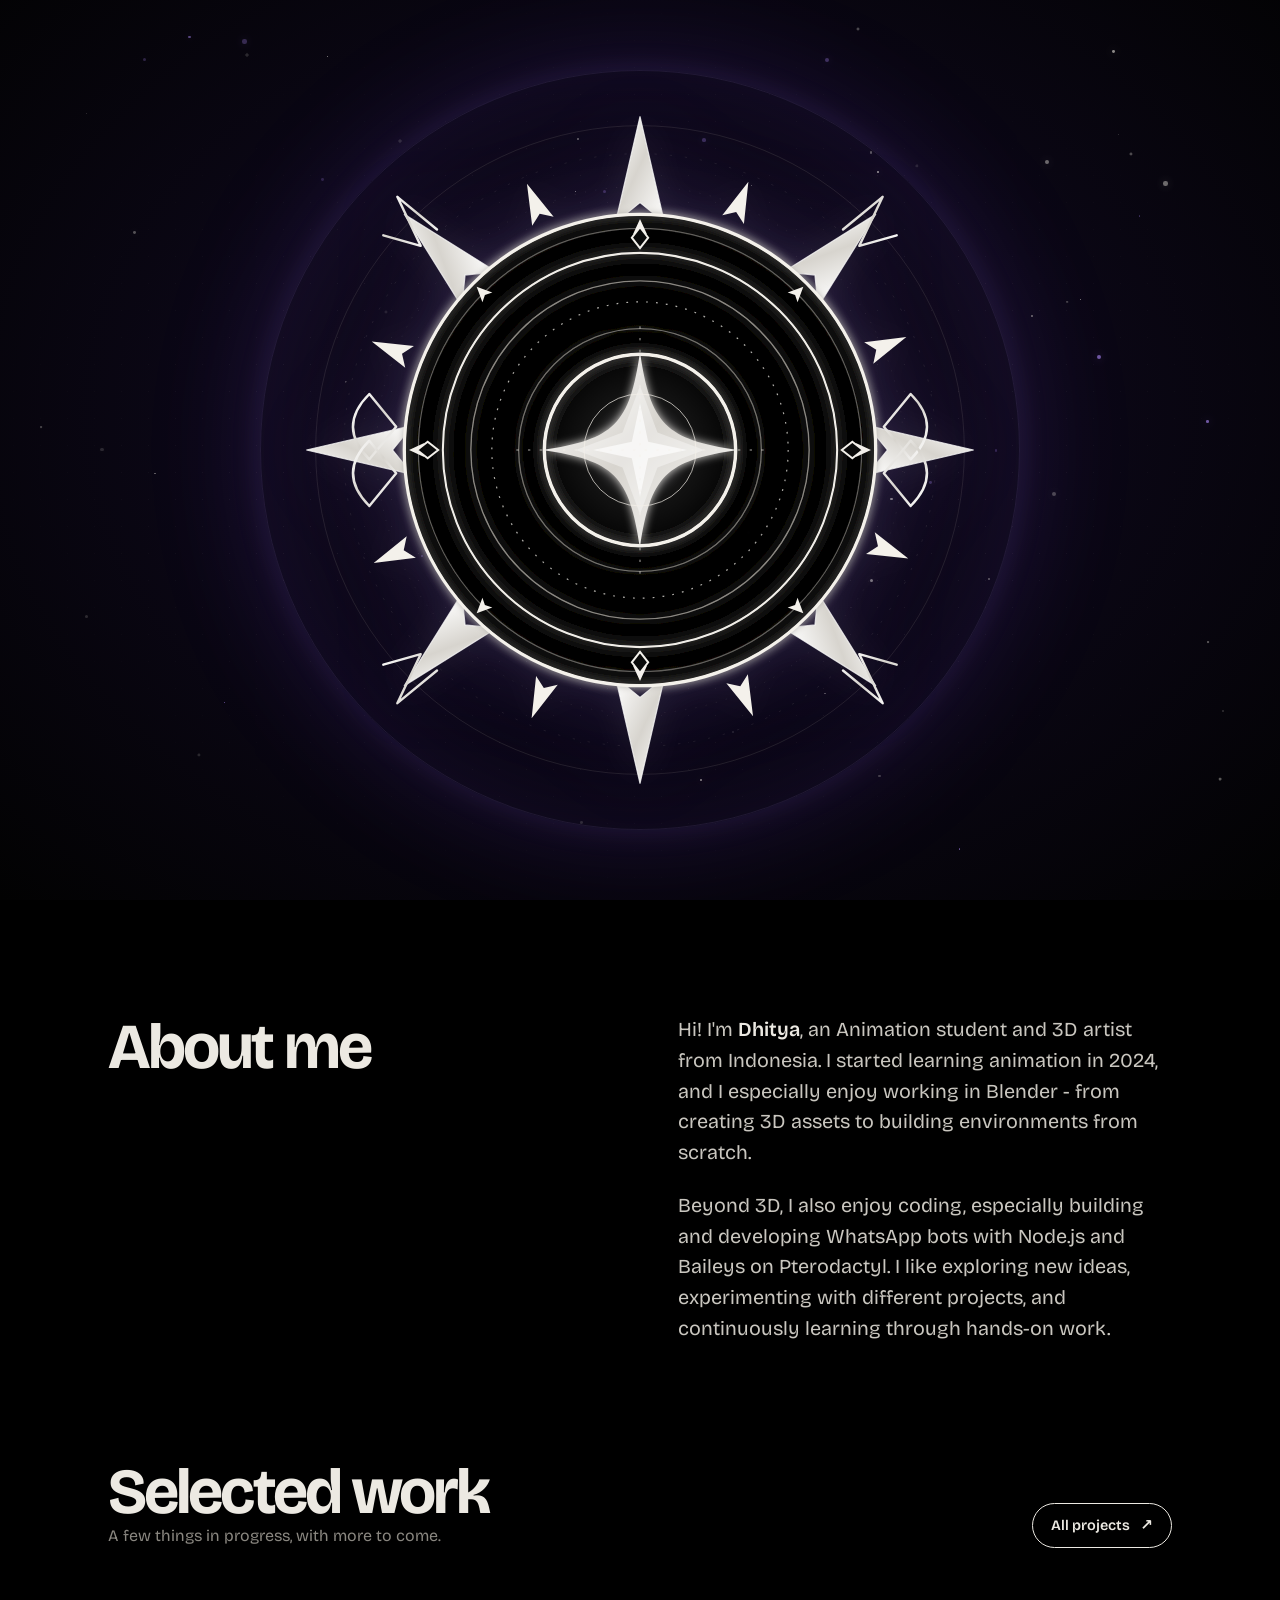
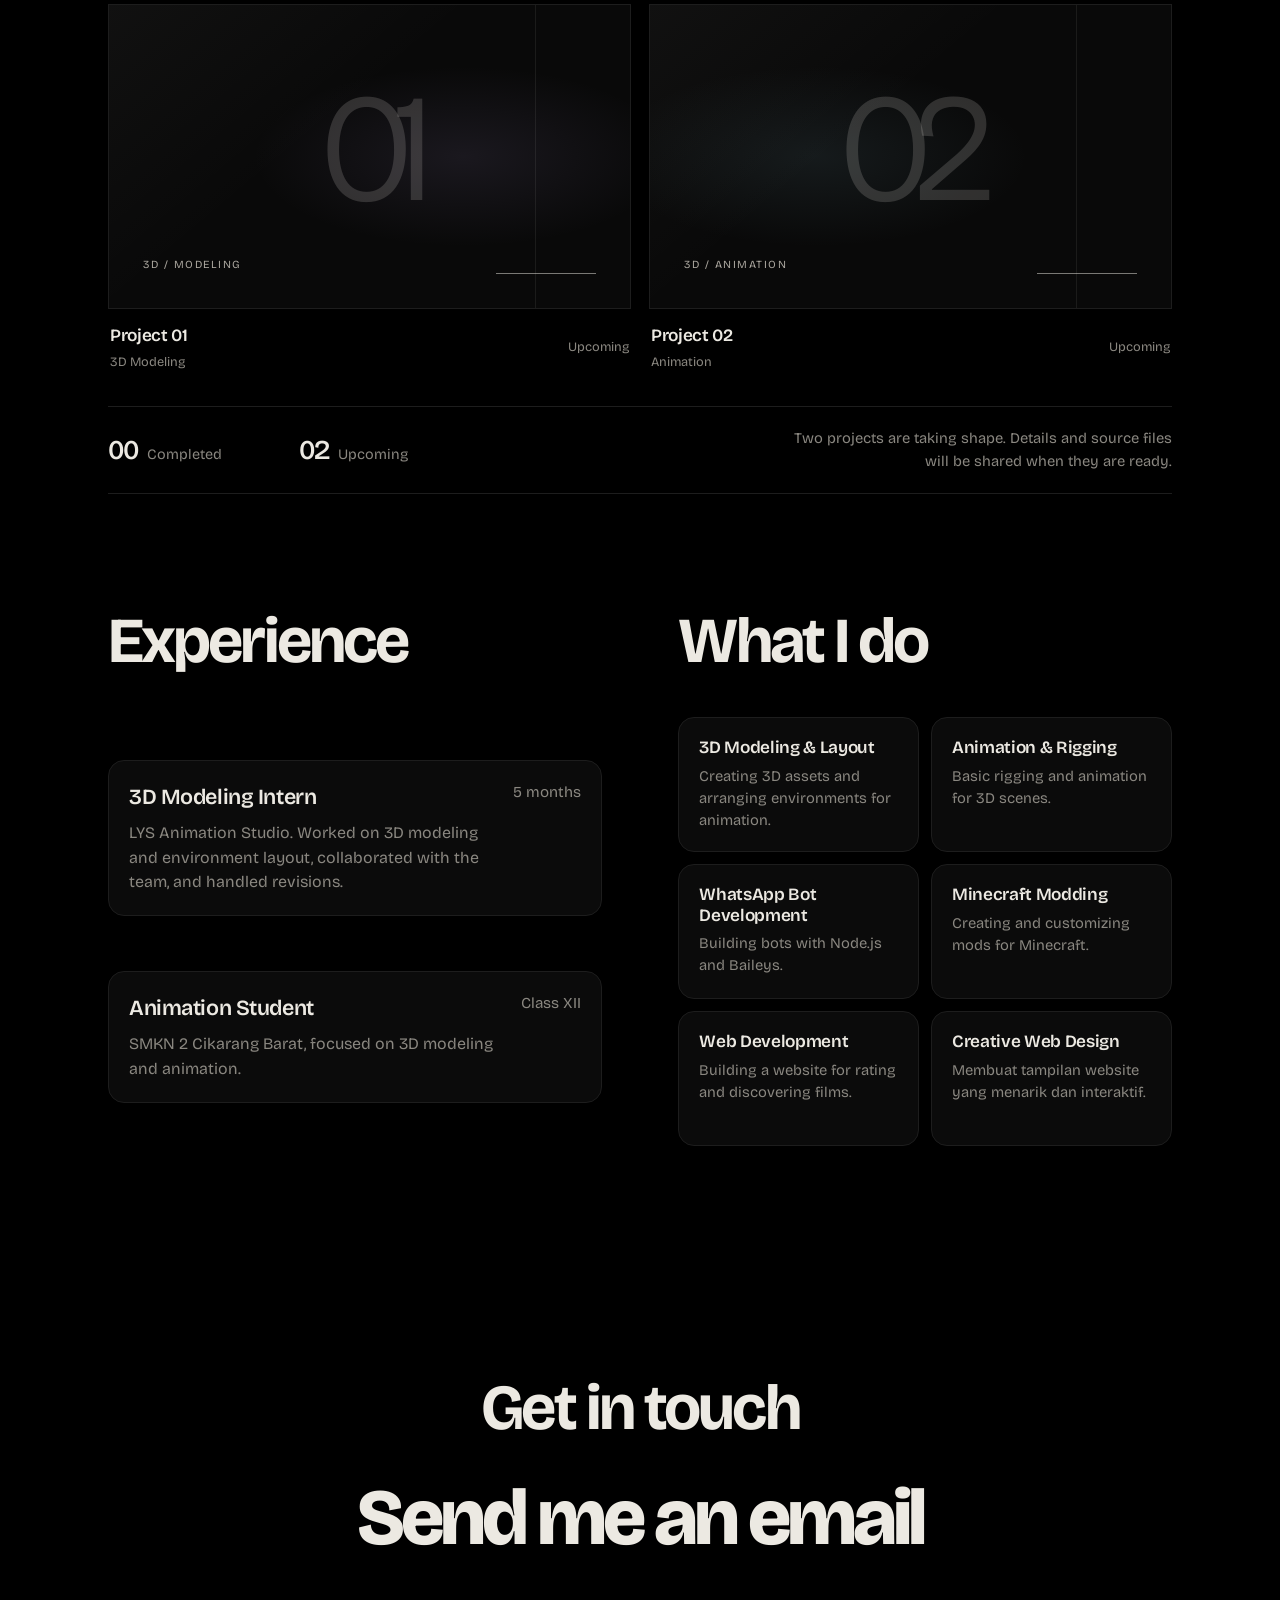
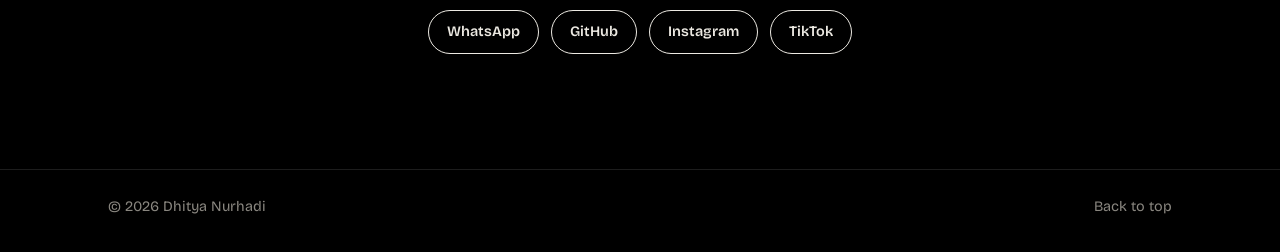
<file: index.html>
﻿<!DOCTYPE html>
<html lang="en">
<head>
<meta charset="utf-8">
<meta name="viewport" content="width=device-width, initial-scale=1, viewport-fit=cover">
<title>Dhitya Nurhadi Portfolio</title>
<meta name="color-scheme" content="dark">
<link rel="icon" type="image/svg+xml" href="assets/favicon.svg">
<link rel="preconnect" href="https://fonts.googleapis.com">
<link rel="stylesheet" href="https://fonts.googleapis.com/css2?family=Bricolage+Grotesque:opsz,wght@12..96,300..800&display=swap">
<link rel="stylesheet" href="css/style.css">
</head>
<body class="lock">
<div id="intro" aria-label="Intro portofolio">
  <div class="portal-stage" id="portal-stage">
    <svg class="portal-svg" viewBox="0 0 600 600" role="img" aria-label="Geometric portal emblem">
      <defs>
        <radialGradient id="coreGlow"><stop offset="0" stop-color="#ddd2ff" stop-opacity=".38"/><stop offset=".48" stop-color="#fff" stop-opacity=".08"/><stop offset="1" stop-color="#fff" stop-opacity="0"/></radialGradient>
        <linearGradient id="silver" x1="0" y1="0" x2="1" y2="1"><stop stop-color="#fff"/><stop offset=".48" stop-color="#d7d4ce"/><stop offset="1" stop-color="#fff"/></linearGradient>
        <filter id="softGlow" x="-100%" y="-100%" width="300%" height="300%"><feGaussianBlur stdDeviation="4" result="blur"/><feMerge><feMergeNode in="blur"/><feMergeNode in="SourceGraphic"/></feMerge></filter>
      </defs>
      <!-- Fine orbital guides -->
      <g class="orbit orbit-slow" fill="none" stroke="#bdbab3" stroke-opacity=".14">
        <circle cx="300" cy="300" r="278" stroke-width=".8"/>
        <circle cx="300" cy="300" r="254" stroke-width=".7" stroke-dasharray="2 11"/>
        <circle cx="300" cy="300" r="226" stroke-width=".7" stroke-dasharray="1 8"/>
      </g>
      <!-- Outer directional shards -->
      <g class="outer-shards" fill="url(#silver)" stroke="#fff" stroke-opacity=".75" stroke-width="1">
        <path d="M300 14 L321 105 L300 88 L279 105Z"/>
        <path d="M300 14 L321 105 L300 88 L279 105Z" transform="rotate(45 300 300)"/>
        <path d="M300 14 L321 105 L300 88 L279 105Z" transform="rotate(90 300 300)"/>
        <path d="M300 14 L321 105 L300 88 L279 105Z" transform="rotate(135 300 300)"/>
        <path d="M300 14 L321 105 L300 88 L279 105Z" transform="rotate(180 300 300)"/>
        <path d="M300 14 L321 105 L300 88 L279 105Z" transform="rotate(225 300 300)"/>
        <path d="M300 14 L321 105 L300 88 L279 105Z" transform="rotate(270 300 300)"/>
        <path d="M300 14 L321 105 L300 88 L279 105Z" transform="rotate(315 300 300)"/>
      </g>
      <!-- Floating angular ornaments -->
      <g class="outer-ornaments" fill="none" stroke="url(#silver)" stroke-width="2.1" stroke-linecap="round" stroke-linejoin="round">
        <path d="M126 111 l-34 -28 20 42 -32 -9"/><path d="M474 111 l34 -28 -20 42 32 -9"/>
        <path d="M126 489 l-34 28 20 -42 -32 9"/><path d="M474 489 l34 28 -20 -42 32 9"/>
        <path d="M68 252 q-28 28 0 56 l23 -28Z"/><path d="M532 252 q28 28 0 56 l-23 -28Z"/>
        <path d="M68 348 q-28 -28 0 -56 l23 28Z"/><path d="M532 348 q28 -28 0 -56 l-23 28Z"/>
      </g>
      <g class="outer-arrows" fill="#f4f1eb">
        <path d="M300 52 l10 35 -10 -7 -10 7Z" transform="rotate(22 300 300)"/>
        <path d="M300 52 l10 35 -10 -7 -10 7Z" transform="rotate(67 300 300)"/>
        <path d="M300 52 l10 35 -10 -7 -10 7Z" transform="rotate(112 300 300)"/>
        <path d="M300 52 l10 35 -10 -7 -10 7Z" transform="rotate(157 300 300)"/>
        <path d="M300 52 l10 35 -10 -7 -10 7Z" transform="rotate(202 300 300)"/>
        <path d="M300 52 l10 35 -10 -7 -10 7Z" transform="rotate(247 300 300)"/>
        <path d="M300 52 l10 35 -10 -7 -10 7Z" transform="rotate(292 300 300)"/>
        <path d="M300 52 l10 35 -10 -7 -10 7Z" transform="rotate(337 300 300)"/>
      </g>
      <!-- Main concentric seal -->
      <g class="seal-shell" filter="url(#softGlow)">
        <circle cx="300" cy="300" r="202" fill="#050505" fill-opacity=".92" stroke="#f4f1eb" stroke-width="2.8"/>
        <circle cx="300" cy="300" r="190" fill="none" stroke="#a9a69f" stroke-opacity=".55" stroke-width="1"/>
        <circle cx="300" cy="300" r="169" fill="none" stroke="#f1eee8" stroke-width="1.8"/>
        <circle cx="300" cy="300" r="145" fill="none" stroke="#aaa79f" stroke-opacity=".8" stroke-width="1.2"/>
        <circle cx="300" cy="300" r="127" fill="none" stroke="#f2efe8" stroke-opacity=".72" stroke-width="1" stroke-dasharray="1.5 7"/>
        <circle cx="300" cy="300" r="104" fill="none" stroke="#c7c3bb" stroke-opacity=".55" stroke-width="1.2"/>
        <circle cx="300" cy="300" r="82" fill="none" stroke="#f4f1eb" stroke-width="3"/>
      </g>
      <!-- Rotating segmented markings -->
      <g class="inner-ticks" fill="#f4f1eb">
        <path d="M300 102 l6 13 -6 -3 -6 3Z"/><path d="M300 102 l6 13 -6 -3 -6 3Z" transform="rotate(45 300 300)"/>
        <path d="M300 102 l6 13 -6 -3 -6 3Z" transform="rotate(90 300 300)"/><path d="M300 102 l6 13 -6 -3 -6 3Z" transform="rotate(135 300 300)"/>
        <path d="M300 102 l6 13 -6 -3 -6 3Z" transform="rotate(180 300 300)"/><path d="M300 102 l6 13 -6 -3 -6 3Z" transform="rotate(225 300 300)"/>
        <path d="M300 102 l6 13 -6 -3 -6 3Z" transform="rotate(270 300 300)"/><path d="M300 102 l6 13 -6 -3 -6 3Z" transform="rotate(315 300 300)"/>
      </g>
      <g class="cardinal-diamonds" fill="#0a0a0a" stroke="#f4f1eb" stroke-width="1.7">
        <path d="M300 109 l7 9 -7 9 -7 -9Z"/><path d="M300 109 l7 9 -7 9 -7 -9Z" transform="rotate(90 300 300)"/>
        <path d="M300 109 l7 9 -7 9 -7 -9Z" transform="rotate(180 300 300)"/><path d="M300 109 l7 9 -7 9 -7 -9Z" transform="rotate(270 300 300)"/>
      </g>
      <!-- Core glow and layered star -->
      <circle class="core-glow" cx="300" cy="300" r="91" fill="url(#coreGlow)"/>
      <g class="core-star" filter="url(#softGlow)">
        <path d="M300 216 C309 278 322 291 384 300 C322 309 309 322 300 384 C291 322 278 309 216 300 C278 291 291 278 300 216Z" fill="url(#silver)"/>
        <path d="M300 245 L315 285 L355 300 L315 315 L300 355 L285 315 L245 300 L285 285Z" fill="#fff" fill-opacity=".36"/>
        <path d="M300 260 L307 293 L340 300 L307 307 L300 340 L293 307 L260 300 L293 293Z" fill="#fff" fill-opacity=".68"/>
      </g>
      <g class="core-cross" fill="none" stroke="#f5f1e9" stroke-opacity=".75" stroke-width=".8">
        <circle cx="300" cy="300" r="48"/><path d="M300 194 V406 M194 300 H406" stroke-dasharray="2 8"/>
      </g>
    </svg>
    <button id="enter" type="button" aria-label="Enter portfolio"><span class="sr-only">Enter portfolio</span></button>
  </div>
</div>
<nav id="nav"><div class="wrap">
  <a class="logo" href="#top">Dhitya Nurhadi</a>
  <div class="links"><a href="#about">About</a><a href="#karya">Projects</a><a href="#pengalaman">Experience</a><a href="#kontak">Contact</a></div>
  <a class="btn whatsapp-btn" href="https://wa.me/6289638194578" target="_blank" rel="noopener">Let's talk</a>
</div></nav>

<header class="hero" id="top">
  <div class="scene scene-left" aria-hidden="true">
    <div class="artifact">
      <div class="crystal">
        <div class="crystal-face face-one"></div>
        <div class="crystal-face face-two"></div>
        <div class="crystal-face face-three"></div>
        <div class="crystal-face face-four"></div>
        <div class="crystal-core"></div>
      </div>
    </div>
  </div>
  <div class="scene" id="scene" aria-hidden="true">
    <div class="artifact">
      <div class="artifact-aura"></div>
      <div class="artifact-orb"></div>
      <div class="artifact-ring ring-one"><i></i></div>
      <div class="artifact-ring ring-two"><i></i></div>
      <div class="artifact-ring ring-three"><i></i></div>
    </div>
  </div>
  <div class="wrap">
    <h1><span class="row"><span>Dhitya</span></span><span class="row"><span>Nurhadi</span></span></h1>
    <p class="tag">3D artist from Indonesia, focused on modeling and environment design.</p>
    <div class="cta"><a class="btn solid" href="#karya">View projects</a><a class="btn" href="#kontak">Get in touch</a></div>
  </div>
  <div class="meta">Based in Indonesia<br>Open to freelance projects</div>
</header>

<section id="about"><div class="wrap about">
  <div class="about-intro rv">
    <h2>About me</h2>
  </div>
  <div class="rv">
    <p>Hi! I'm <b>Dhitya</b>, an Animation student and 3D artist from Indonesia. I started learning animation in 2024, and I especially enjoy working in Blender - from creating 3D assets to building environments from scratch.</p>
    <p>Beyond 3D, I also enjoy coding, especially building and developing WhatsApp bots with Node.js and Baileys on Pterodactyl. I like exploring new ideas, experimenting with different projects, and continuously learning through hands-on work.</p>
  </div>
</div></section>

<section id="karya" style="padding-top:0"><div class="wrap">
  <div class="head">
    <div><h2 class="rv">Selected work</h2><p class="rv">A few things in progress, with more to come.</p></div>
    <a class="btn project-archive-link rv" href="/all-project">All projects <span aria-hidden="true">↗</span></a>
  </div>
  <div class="selected-project-grid">
    <a class="selected-project rv" href="/all-project" aria-label="View Project 01, 3D Modeling, upcoming">
      <span class="selected-project-art selected-project-art-modeling" aria-hidden="true">
        <span class="selected-project-index">01</span>
        <span class="selected-project-discipline">3D / MODELING</span>
        <span class="selected-project-rule"></span>
      </span>
      <span class="selected-project-info">
        <span><strong>Project 01</strong><small>3D Modeling</small></span>
        <span class="selected-project-status">Upcoming</span>
      </span>
    </a>
    <a class="selected-project rv" href="/all-project" aria-label="View Project 02, Animation, upcoming">
      <span class="selected-project-art selected-project-art-animation" aria-hidden="true">
        <span class="selected-project-index">02</span>
        <span class="selected-project-discipline">3D / ANIMATION</span>
        <span class="selected-project-rule"></span>
      </span>
      <span class="selected-project-info">
        <span><strong>Project 02</strong><small>Animation</small></span>
        <span class="selected-project-status">Upcoming</span>
      </span>
    </a>
  </div>
  <div class="project-progress rv" aria-label="Project progress">
    <div class="project-progress-counts">
      <p><strong>00</strong><span>Completed</span></p>
      <p><strong>02</strong><span>Upcoming</span></p>
    </div>
    <p class="project-progress-note">Two projects are taking shape. Details and source files will be shared when they are ready.</p>
  </div>
</div></section>

<section id="pengalaman" style="padding-top:0"><div class="wrap two">
  <div class="rv experience-column"><h2>Experience</h2>
    <div class="list experience-list">
      <div class="item"><div><h3>3D Modeling Intern</h3><p>LYS Animation Studio. Worked on 3D modeling and environment layout, collaborated with the team, and handled revisions.</p></div><span>5 months</span></div>
      <div class="item"><div><h3>Animation Student</h3><p>SMKN 2 Cikarang Barat, focused on 3D modeling and animation.</p></div><span>Class XII</span></div>
    </div>
  </div>
  <div class="rv services-column"><h2>What I do</h2>
    <div class="list service-list">
      <div class="item service-item"><div><h3>3D Modeling &amp; Layout</h3><p>Creating 3D assets and arranging environments for animation.</p></div></div>
      <div class="item service-item"><div><h3>Animation &amp; Rigging</h3><p>Basic rigging and animation for 3D scenes.</p></div></div>
      <div class="item service-item"><div><h3>WhatsApp Bot Development</h3><p>Building bots with Node.js and Baileys.</p></div></div>
      <div class="item service-item"><div><h3>Minecraft Modding</h3><p>Creating and customizing mods for Minecraft.</p></div></div>
      <div class="item service-item"><div><h3>Web Development</h3><p>Building a website for rating and discovering films.</p></div></div>
      <div class="item service-item"><div><h3>Creative Web Design</h3><p>Membuat tampilan website yang menarik dan interaktif.</p></div></div>
    </div>
  </div>
</div></section>

<section id="kontak" class="contact"><div class="wrap">
  <h2 class="rv" style="margin:0 auto">Get in touch</h2>
  <a class="big rv" id="mail" href="#kontak">Send me an email</a>
  <div class="soc rv">
    <a class="btn" href="https://wa.me/6289638194578" target="_blank" rel="noopener">WhatsApp</a>
    <a class="btn" href="https://github.com/Dhityavv" target="_blank" rel="noopener">GitHub</a>
    <a class="btn" href="https://www.instagram.com/dhityavv/" target="_blank" rel="noopener">Instagram</a>
    <a class="btn" href="https://www.tiktok.com/@dhityavv" target="_blank" rel="noopener">TikTok</a>
  </div>
</div></section>

<footer><div class="wrap"><span>&copy; 2026 Dhitya Nurhadi</span><a href="#top">Back to top</a></div></footer>


<script src="js/main.js"></script>

</body>
</html>
</file>
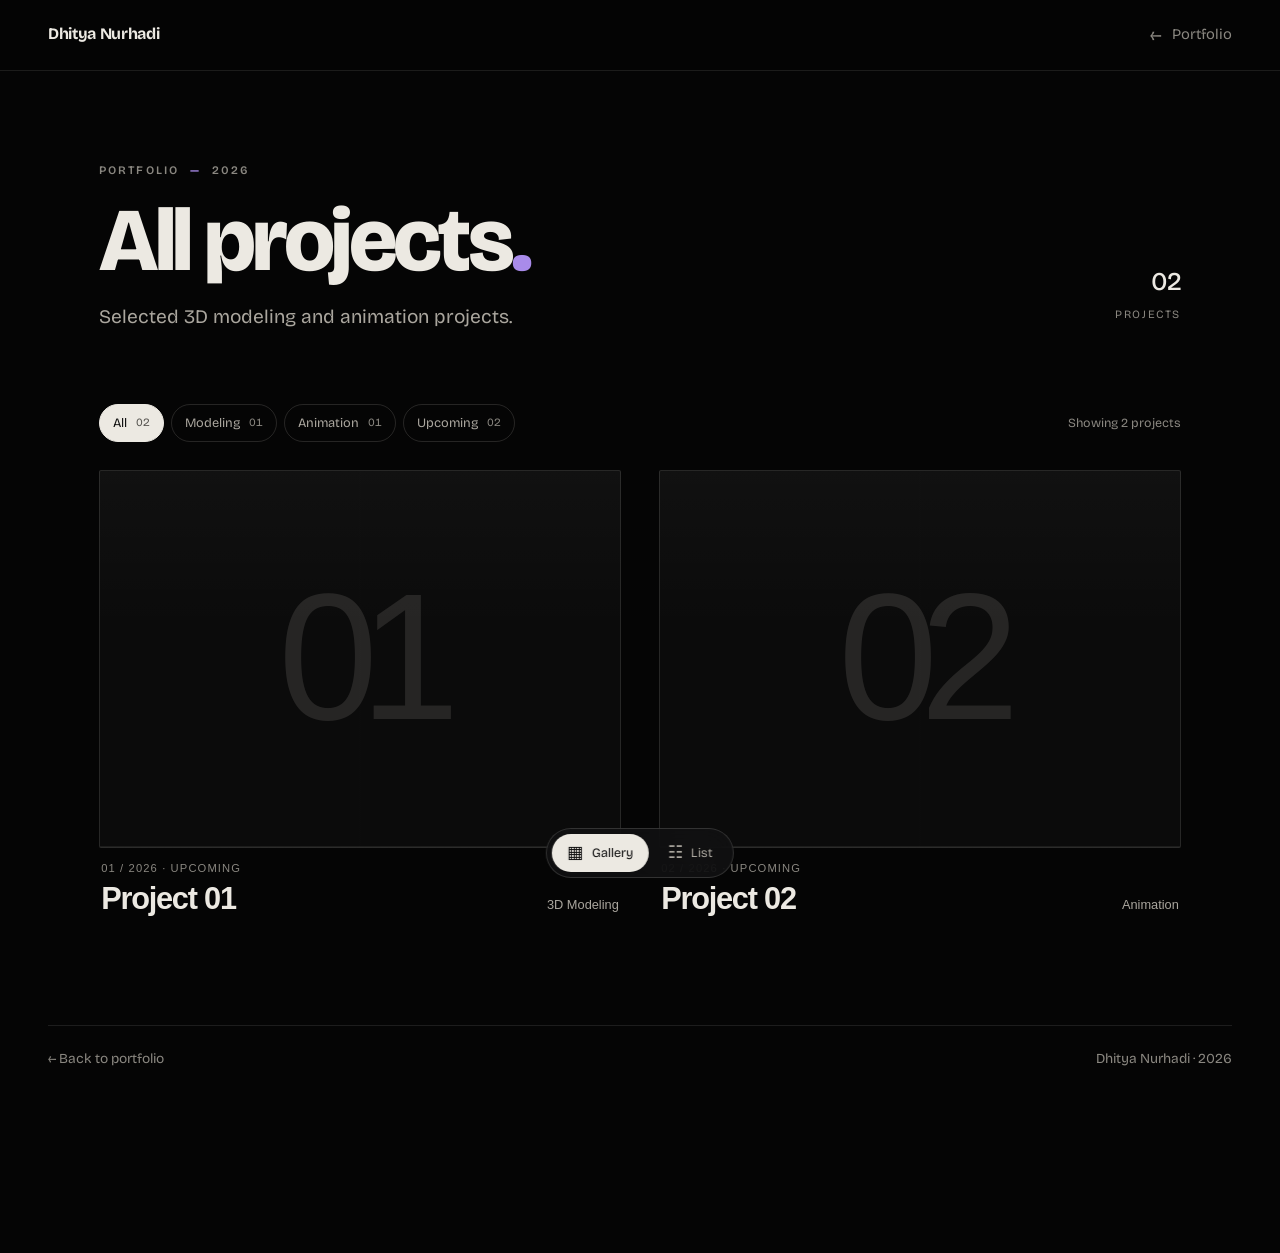
<file: all-project.html>
<!DOCTYPE html>
<html lang="en">
<head>
<meta charset="utf-8">
<meta name="viewport" content="width=device-width, initial-scale=1, viewport-fit=cover">
<title>All Projects - Dhitya Nurhadi</title>
<meta name="color-scheme" content="dark">
<link rel="icon" type="image/svg+xml" href="assets/favicon.svg">
<link rel="preconnect" href="https://fonts.googleapis.com">
<link rel="stylesheet" href="https://fonts.googleapis.com/css2?family=Bricolage+Grotesque:opsz,wght@12..96,300..800&display=swap">
<link rel="stylesheet" href="css/style.css">
<link rel="stylesheet" href="css/projects.css">
</head>
<body class="projects-page">
<nav class="archive-nav"><div class="wrap">
  <a class="logo" href="/">Dhitya Nurhadi</a>
  <a class="archive-back" href="/#karya"><span aria-hidden="true">←</span> Portfolio</a>
</div></nav>

<main class="archive-main wrap">
  <header class="archive-heading">
    <div class="archive-heading-copy">
      <p class="archive-eyebrow">PORTFOLIO <span>—</span> 2026</p>
      <h1>All projects<span class="archive-period">.</span></h1>
      <p class="archive-description">Selected 3D modeling and animation projects.</p>
    </div>
    <p class="archive-total"><strong data-project-total>02</strong><span>PROJECTS</span></p>
  </header>

  <div class="project-toolbar">
    <div class="project-filters" role="group" aria-label="Filter projects">
      <button class="filter-option" type="button" data-filter="all" aria-pressed="true">All <span data-filter-count="all">02</span></button>
      <button class="filter-option" type="button" data-filter="3d-modeling" aria-pressed="false">Modeling <span data-filter-count="3d-modeling">02</span></button>
      <button class="filter-option" type="button" data-filter="animation" aria-pressed="false">Animation <span data-filter-count="animation">02</span></button>
      <button class="filter-option" type="button" data-filter="upcoming" aria-pressed="false">Upcoming <span data-filter-count="upcoming">02</span></button>
    </div>
    <p class="filter-result" aria-live="polite">Showing 2 projects</p>
  </div>

  <section class="project-gallery" aria-label="All projects">
    <button class="gallery-card art-one" type="button"
      data-title="Project 01" data-category="3D Modeling" data-year="2026" data-status="upcoming"
      data-description="This project is in progress. A project overview and related files will be shared when it is ready."
      data-role="Modeling · Environment" data-image="" data-source="">
      <span class="gallery-art" aria-hidden="true"><span class="art-orbit"></span><span class="art-object"></span><span class="art-glint"></span></span>
      <span class="gallery-card-info"><span class="gallery-card-number">01 / 2026 · UPCOMING</span><span class="gallery-card-title">Project 01</span><span class="gallery-card-type">3D Modeling <span aria-hidden="true">↗</span></span></span>
    </button>
    <button class="gallery-card art-two" type="button"
      data-title="Project 02" data-category="Animation" data-year="2026" data-status="upcoming"
      data-description="This project is in progress. A project overview and related files will be shared when it is ready."
      data-role="Animation · Lighting" data-image="" data-source="">
      <span class="gallery-art" aria-hidden="true"><span class="art-orbit"></span><span class="art-object"></span><span class="art-glint"></span></span>
      <span class="gallery-card-info"><span class="gallery-card-number">02 / 2026 · UPCOMING</span><span class="gallery-card-title">Project 02</span><span class="gallery-card-type">Animation <span aria-hidden="true">↗</span></span></span>
    </button>
  </section>

  <section class="project-list" aria-label="Projects in list view">
    <button class="project-row" type="button"
      data-title="Project 01" data-category="3D Modeling" data-year="2026" data-status="upcoming"
      data-description="This project is in progress. A project overview and related files will be shared when it is ready."
      data-role="Modeling · Environment" data-image="" data-source="">
      <span class="project-number">01</span>
      <span class="project-info"><span class="project-title">Project 01</span><span class="project-subtitle">3D Modeling · 2026 · Upcoming</span></span>
      <span class="project-open" aria-hidden="true">↗</span>
    </button>
    <button class="project-row" type="button"
      data-title="Project 02" data-category="Animation" data-year="2026" data-status="upcoming"
      data-description="This project is in progress. A project overview and related files will be shared when it is ready."
      data-role="Animation · Lighting" data-image="" data-source="">
      <span class="project-number">02</span>
      <span class="project-info"><span class="project-title">Project 02</span><span class="project-subtitle">Animation · 2026 · Upcoming</span></span>
      <span class="project-open" aria-hidden="true">↗</span>
    </button>
  </section>

  <footer class="archive-footer"><a href="/">← Back to portfolio</a><span>Dhitya Nurhadi · 2026</span></footer>
</main>

<div class="view-switch" role="group" aria-label="Project view">
  <button type="button" class="view-option" data-view="gallery" aria-pressed="true" aria-label="Gallery view"><span aria-hidden="true">▦</span><span>Gallery</span></button>
  <button type="button" class="view-option" data-view="list" aria-pressed="false" aria-label="List view"><span aria-hidden="true">☷</span><span>List</span></button>
</div>

<dialog class="project-dialog" aria-labelledby="dialog-title">
  <div class="dialog-shell">
    <div class="dialog-topbar">
      <span class="dialog-label">PROJECT DETAILS</span>
      <button class="dialog-close" type="button" aria-label="Close project details">Close <span aria-hidden="true">×</span></button>
    </div>
    <div class="dialog-art" aria-label="Project artwork">
      <img class="dialog-image" alt="" hidden>
      <div class="dialog-art-placeholder"><span>ARTWORK<br>PREVIEW</span></div>
      <span class="dialog-art-index"></span>
    </div>
    <div class="dialog-content">
      <div>
        <p class="dialog-meta"></p>
        <h2 id="dialog-title"></h2>
        <p class="dialog-description"></p>
      </div>
      <div class="dialog-role-wrap"><span>ROLE / FOCUS</span><p class="dialog-role"></p></div>
    </div>
    <div class="dialog-actions">
      <a class="btn dialog-source" href="" target="_blank" rel="noopener noreferrer" hidden>View source <span aria-hidden="true">↗</span></a>
      <span class="dialog-source-unavailable">Source not shared yet</span>
    </div>
  </div>
</dialog>
<script src="js/projects.js"></script>
</body>
</html>
</file>
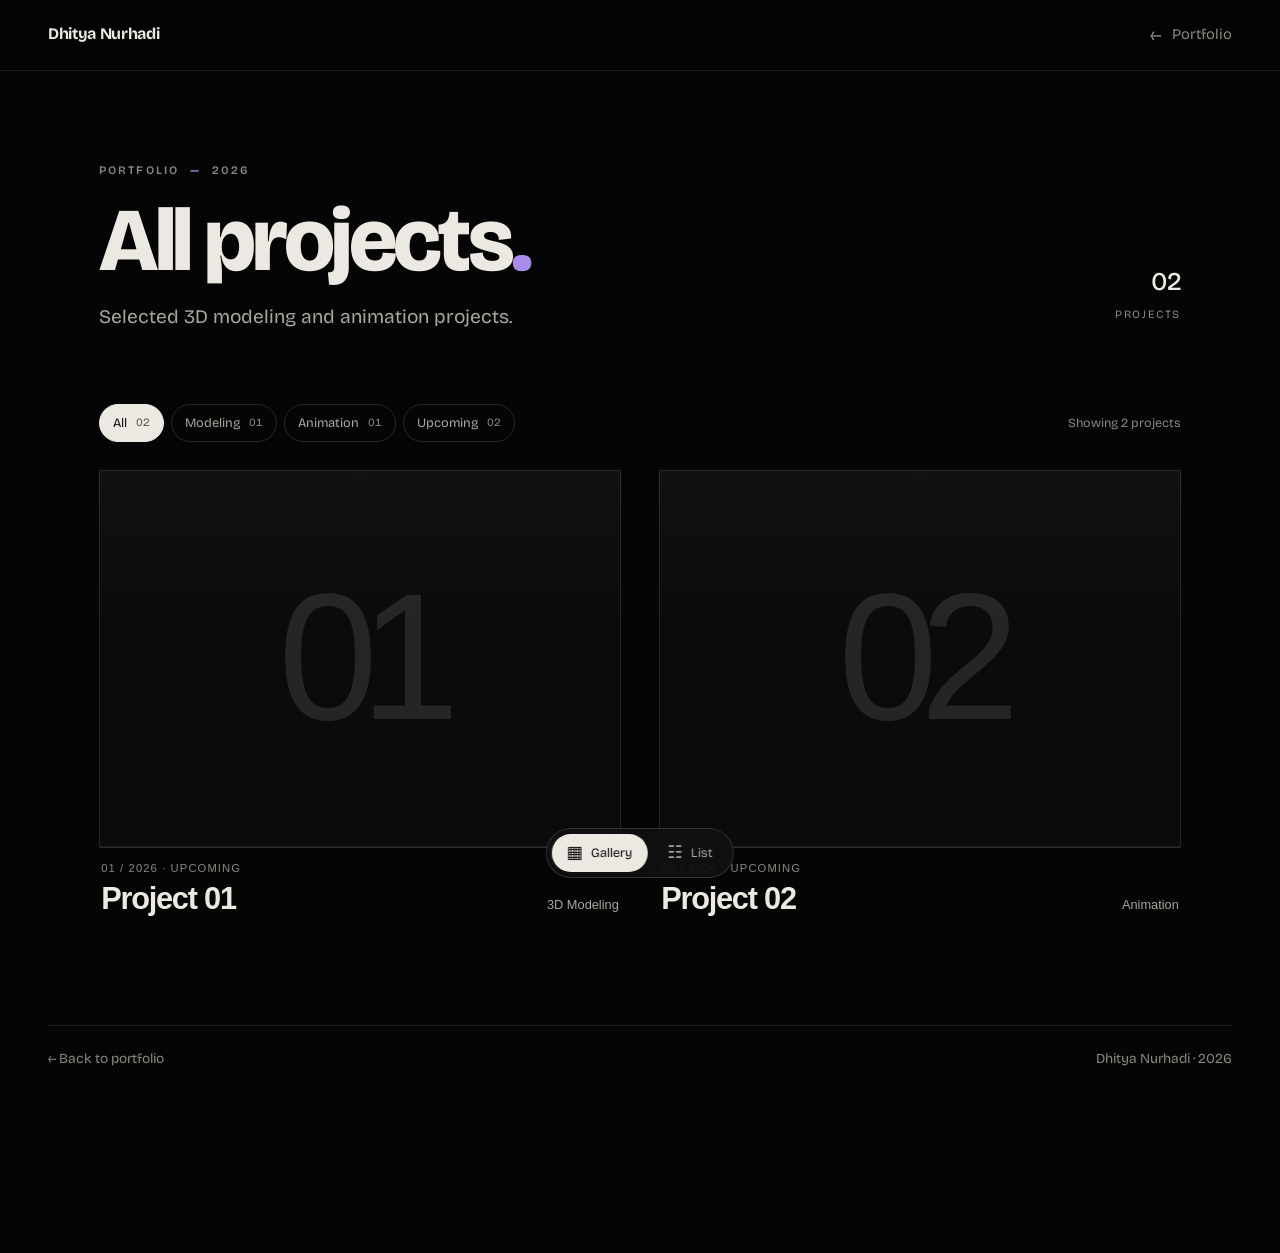
<file: projects.html>
<!DOCTYPE html>
<html lang="en">
<head>
<meta charset="utf-8">
<meta name="viewport" content="width=device-width, initial-scale=1, viewport-fit=cover">
<title>All Projects - Dhitya Nurhadi</title>
<meta name="color-scheme" content="dark">
<link rel="icon" type="image/svg+xml" href="assets/favicon.svg">
<link rel="preconnect" href="https://fonts.googleapis.com">
<link rel="stylesheet" href="https://fonts.googleapis.com/css2?family=Bricolage+Grotesque:opsz,wght@12..96,300..800&display=swap">
<link rel="stylesheet" href="css/style.css">
<link rel="stylesheet" href="css/projects.css">
</head>
<body class="projects-page">
<nav class="archive-nav"><div class="wrap">
  <a class="logo" href="index.html">Dhitya Nurhadi</a>
  <a class="archive-back" href="index.html#karya"><span aria-hidden="true">←</span> Portfolio</a>
</div></nav>

<main class="archive-main wrap">
  <header class="archive-heading">
    <div class="archive-heading-copy">
      <p class="archive-eyebrow">PORTFOLIO <span>—</span> 2026</p>
      <h1>All projects<span class="archive-period">.</span></h1>
      <p class="archive-description">Selected 3D modeling and animation projects.</p>
    </div>
    <p class="archive-total"><strong data-project-total>02</strong><span>PROJECTS</span></p>
  </header>

  <div class="project-toolbar">
    <div class="project-filters" role="group" aria-label="Filter projects">
      <button class="filter-option" type="button" data-filter="all" aria-pressed="true">All <span data-filter-count="all">02</span></button>
      <button class="filter-option" type="button" data-filter="3d-modeling" aria-pressed="false">Modeling <span data-filter-count="3d-modeling">02</span></button>
      <button class="filter-option" type="button" data-filter="animation" aria-pressed="false">Animation <span data-filter-count="animation">02</span></button>
      <button class="filter-option" type="button" data-filter="upcoming" aria-pressed="false">Upcoming <span data-filter-count="upcoming">02</span></button>
    </div>
    <p class="filter-result" aria-live="polite">Showing 2 projects</p>
  </div>

  <section class="project-gallery" aria-label="All projects">
    <button class="gallery-card art-one" type="button"
      data-title="Project 01" data-category="3D Modeling" data-year="2026" data-status="upcoming"
      data-description="This project is in progress. A project overview and related files will be shared when it is ready."
      data-role="Modeling · Environment" data-image="" data-source="">
      <span class="gallery-art" aria-hidden="true"><span class="art-orbit"></span><span class="art-object"></span><span class="art-glint"></span></span>
      <span class="gallery-card-info"><span class="gallery-card-number">01 / 2026 · UPCOMING</span><span class="gallery-card-title">Project 01</span><span class="gallery-card-type">3D Modeling <span aria-hidden="true">↗</span></span></span>
    </button>
    <button class="gallery-card art-two" type="button"
      data-title="Project 02" data-category="Animation" data-year="2026" data-status="upcoming"
      data-description="This project is in progress. A project overview and related files will be shared when it is ready."
      data-role="Animation · Lighting" data-image="" data-source="">
      <span class="gallery-art" aria-hidden="true"><span class="art-orbit"></span><span class="art-object"></span><span class="art-glint"></span></span>
      <span class="gallery-card-info"><span class="gallery-card-number">02 / 2026 · UPCOMING</span><span class="gallery-card-title">Project 02</span><span class="gallery-card-type">Animation <span aria-hidden="true">↗</span></span></span>
    </button>
  </section>

  <section class="project-list" aria-label="Projects in list view">
    <button class="project-row" type="button"
      data-title="Project 01" data-category="3D Modeling" data-year="2026" data-status="upcoming"
      data-description="This project is in progress. A project overview and related files will be shared when it is ready."
      data-role="Modeling · Environment" data-image="" data-source="">
      <span class="project-number">01</span>
      <span class="project-info"><span class="project-title">Project 01</span><span class="project-subtitle">3D Modeling · 2026 · Upcoming</span></span>
      <span class="project-open" aria-hidden="true">↗</span>
    </button>
    <button class="project-row" type="button"
      data-title="Project 02" data-category="Animation" data-year="2026" data-status="upcoming"
      data-description="This project is in progress. A project overview and related files will be shared when it is ready."
      data-role="Animation · Lighting" data-image="" data-source="">
      <span class="project-number">02</span>
      <span class="project-info"><span class="project-title">Project 02</span><span class="project-subtitle">Animation · 2026 · Upcoming</span></span>
      <span class="project-open" aria-hidden="true">↗</span>
    </button>
  </section>

  <footer class="archive-footer"><a href="index.html">← Back to portfolio</a><span>Dhitya Nurhadi · 2026</span></footer>
</main>

<div class="view-switch" role="group" aria-label="Project view">
  <button type="button" class="view-option" data-view="gallery" aria-pressed="true" aria-label="Gallery view"><span aria-hidden="true">▦</span><span>Gallery</span></button>
  <button type="button" class="view-option" data-view="list" aria-pressed="false" aria-label="List view"><span aria-hidden="true">☷</span><span>List</span></button>
</div>

<dialog class="project-dialog" aria-labelledby="dialog-title">
  <div class="dialog-shell">
    <div class="dialog-topbar">
      <span class="dialog-label">PROJECT DETAILS</span>
      <button class="dialog-close" type="button" aria-label="Close project details">Close <span aria-hidden="true">×</span></button>
    </div>
    <div class="dialog-art" aria-label="Project artwork">
      <img class="dialog-image" alt="" hidden>
      <div class="dialog-art-placeholder"><span>ARTWORK<br>PREVIEW</span></div>
      <span class="dialog-art-index"></span>
    </div>
    <div class="dialog-content">
      <div>
        <p class="dialog-meta"></p>
        <h2 id="dialog-title"></h2>
        <p class="dialog-description"></p>
      </div>
      <div class="dialog-role-wrap"><span>ROLE / FOCUS</span><p class="dialog-role"></p></div>
    </div>
    <div class="dialog-actions">
      <a class="btn dialog-source" href="" target="_blank" rel="noopener noreferrer" hidden>View source <span aria-hidden="true">↗</span></a>
      <span class="dialog-source-unavailable">Source not shared yet</span>
    </div>
  </div>
</dialog>
<script src="js/projects.js"></script>
</body>
</html>
</file>
<file: css/style.css>
﻿:root{--bg:#000;--fg:#ece9e2;--mute:#8a8780;--line:#1d1d1d;--card:#0b0b0b;box-sizing:border-box;padding-top:env(safe-area-inset-top,0px);padding-bottom:env(safe-area-inset-bottom,0px);color-scheme:dark}
html{scroll-padding-top:env(safe-area-inset-top,0px);scroll-behavior:smooth}
*,*::before,*::after{box-sizing:inherit;margin:0}
body{background:var(--bg);color:var(--fg);font-family:"Bricolage Grotesque",system-ui,-apple-system,"Segoe UI",sans-serif;line-height:1.55;overflow-x:hidden;-webkit-font-smoothing:antialiased}
a{color:inherit;text-decoration:none}
:focus-visible{outline:2px solid var(--fg);outline-offset:4px;border-radius:4px}
.wrap{max-width:1240px;margin:0 auto;padding:0 clamp(20px,4vw,48px)}
body::before{content:"";position:fixed;inset:0 0 auto;height:env(safe-area-inset-top,0px);background:var(--bg);z-index:60}


/* nav */
nav{position:fixed;top:env(safe-area-inset-top,0px);left:0;right:0;z-index:50;padding:18px 0;transition:background .3s,border-color .3s;border-bottom:1px solid transparent}
nav.solid{background:rgba(0,0,0,.78);backdrop-filter:blur(14px);border-color:var(--line)}
nav .wrap{display:flex;align-items:center;justify-content:space-between;gap:16px}
.logo{font-weight:700;letter-spacing:-.02em}
.links{display:flex;gap:28px;font-size:.95rem;color:var(--mute)}
.links a{transition:color .2s}.links a:hover{color:var(--fg)}
.btn{display:inline-flex;align-items:center;gap:10px;padding:11px 20px;border-radius:999px;border:1px solid var(--fg);font-weight:600;font-size:.95rem;transition:background .3s,color .3s}
.btn:hover{background:var(--fg);color:#000}
.btn.solid{background:var(--fg);color:#000}.btn.solid:hover{background:transparent;color:var(--fg)}
@media(max-width:760px){.links{display:none}}


/* WhatsApp CTA - consistent blue state */
.btn.whatsapp-btn,
.btn.whatsapp-btn:visited{
  background:#1677f2;
  border-color:#1677f2;
  color:#fff;
  box-shadow:none;
}
.btn.whatsapp-btn:hover,
.btn.whatsapp-btn:focus,
.btn.whatsapp-btn:active{
  background:#1677f2;
  border-color:#1677f2;
  color:#fff;
  filter:brightness(1.08);
  box-shadow:0 0 0 3px rgba(22,119,242,.16);
}
.btn.whatsapp-btn:active{filter:brightness(.96)}

/* hero */
.hero{min-height:100svh;display:flex;align-items:center;position:relative;padding:120px 0 80px;overflow:hidden}
.hero .wrap{position:relative;z-index:2;width:100%;text-align:center}
h1{font-size:clamp(3.4rem,11vw,10rem);font-weight:800;line-height:1.02;letter-spacing:-.055em}
h1 .row{display:block;overflow:hidden;padding-bottom:.06em}
h1 .row span{display:inline-block;transform:translateY(110%);animation:rise 1.1s cubic-bezier(.2,.8,.15,1) forwards}
h1 .row:nth-child(2) span{animation-delay:.12s;color:transparent;-webkit-text-stroke:2px var(--fg)}
@keyframes rise{to{transform:none}}
.tag{margin:34px auto 0;max-width:32ch;font-size:clamp(1.15rem,2.2vw,1.6rem);line-height:1.3;color:var(--fg);opacity:0;animation:fade 1s .7s forwards}
.cta{margin-top:30px;display:flex;justify-content:center;gap:12px;flex-wrap:wrap;opacity:0;animation:fade 1s .9s forwards}
.meta{position:absolute;left:50%;bottom:28px;transform:translateX(-50%);color:var(--mute);font-size:.9rem;text-align:center;white-space:nowrap;opacity:0;animation:fade 1s 1.1s forwards}
@keyframes fade{to{opacity:1}}
.scene{position:absolute;right:clamp(-160px,-7vw,-48px);top:50%;width:min(44vw,440px);aspect-ratio:1;translate:0 -50%;perspective:1000px;z-index:1;opacity:0;animation:fade 1.6s .5s forwards;pointer-events:none}
.scene-left{left:clamp(-160px,-7vw,-48px);right:auto;width:min(34vw,340px)}
.artifact{position:absolute;inset:0;transform-style:preserve-3d;transform:rotateX(var(--tilt-y,0deg)) rotateY(var(--tilt-x,0deg));transition:transform .18s cubic-bezier(.2,.7,.2,1)}
.artifact-aura{position:absolute;inset:22%;border-radius:50%;background:radial-gradient(circle,rgba(159,119,255,.2),rgba(95,63,167,.08) 45%,transparent 72%);filter:blur(16px);transform:translateZ(-35px) scale(1.35)}
.artifact-orb{position:absolute;left:50%;top:50%;width:35%;aspect-ratio:1;border:1px solid rgba(239,231,255,.55);border-radius:50%;transform:translate(-50%,-50%) translateZ(32px);background:radial-gradient(circle at 34% 28%,#fff 0,#e5dafb 2%,#9d82d5 9%,#493665 29%,#17121f 58%,#070609 78%);box-shadow:inset -16px -12px 30px rgba(0,0,0,.72),inset 5px 5px 14px rgba(255,255,255,.3),0 0 30px rgba(173,137,255,.24),0 0 90px rgba(131,91,214,.16)}
.artifact-orb::before,.artifact-orb::after{content:"";position:absolute;inset:12%;border:1px solid rgba(236,226,255,.13);border-radius:50%;transform:rotate(-32deg) scaleX(.42)}
.artifact-orb::after{inset:22% 8%;border-color:rgba(236,226,255,.1);transform:rotate(38deg) scaleX(.52)}
.artifact-ring{position:absolute;left:50%;top:50%;width:78%;height:34%;border:1px solid rgba(230,218,255,.42);border-radius:50%;box-shadow:0 0 12px rgba(168,132,238,.12);transform-style:preserve-3d}
.artifact-ring i{position:absolute;left:50%;top:-4px;width:9px;height:9px;border-radius:50%;background:#e8dcff;box-shadow:0 0 9px 3px rgba(193,162,255,.65)}
.ring-one{transform:translate(-50%,-50%) rotateX(66deg) rotateY(-22deg) translateZ(12px)}
.ring-two{width:88%;height:42%;border-color:rgba(189,161,242,.3);transform:translate(-50%,-50%) rotateX(62deg) rotateY(35deg) rotateZ(52deg) translateZ(-5px)}
.ring-two i{top:auto;bottom:-4px;left:28%;width:6px;height:6px;background:#a98bea}
.ring-three{width:66%;height:28%;border-color:rgba(255,255,255,.24);transform:translate(-50%,-50%) rotateX(74deg) rotateY(-12deg) rotateZ(-48deg) translateZ(24px)}
.ring-three i{left:auto;right:17%;top:auto;bottom:1px;width:5px;height:5px;background:#fff}
.crystal{position:absolute;left:50%;top:50%;width:44%;aspect-ratio:.78;transform:translate(-50%,-50%) rotate(-12deg);filter:drop-shadow(0 0 24px rgba(104,197,255,.2));animation:crystalFloat 7s ease-in-out infinite}
.crystal-face{position:absolute;inset:0;clip-path:polygon(50% 0,100% 28%,82% 82%,50% 100%,18% 82%,0 28%);background:linear-gradient(145deg,rgba(153,219,255,.22),rgba(34,58,98,.08) 55%,rgba(180,137,255,.16))}
.crystal-face::after{content:"";position:absolute;inset:0;background:linear-gradient(145deg,transparent 49.5%,rgba(212,240,255,.48) 50%,transparent 50.7%),linear-gradient(35deg,transparent 49.5%,rgba(212,240,255,.32) 50%,transparent 50.7%)}
.face-one{clip-path:polygon(50% 0,50% 50%,0 28%);background:linear-gradient(145deg,rgba(214,246,255,.55),rgba(89,153,216,.14))}
.face-two{clip-path:polygon(50% 0,100% 28%,50% 50%);background:linear-gradient(135deg,rgba(117,190,255,.34),rgba(45,76,122,.08))}
.face-three{clip-path:polygon(0 28%,50% 50%,18% 82%);background:linear-gradient(135deg,rgba(134,192,244,.24),rgba(43,58,104,.06))}
.face-four{clip-path:polygon(100% 28%,50% 50%,82% 82%);background:linear-gradient(135deg,rgba(193,151,255,.24),rgba(54,50,106,.08))}
.crystal-core{position:absolute;left:50%;top:53%;width:11%;aspect-ratio:1;transform:translate(-50%,-50%);border-radius:50%;background:#d7f3ff;box-shadow:0 0 12px 5px rgba(123,205,255,.6),0 0 55px 18px rgba(101,143,255,.2)}
@keyframes crystalFloat{0%,100%{translate:0 0;rotate:-2deg}50%{translate:0 -12px;rotate:2deg}}
@media(max-width:760px){.scene{width:80vw;right:-20vw;opacity:.22!important}.scene-left{width:58vw;left:-32vw;right:auto;opacity:.16!important}.meta{display:none}.hero .wrap{padding-top:20px}}

/* sections */
section{padding:clamp(80px,12vw,160px) 0;position:relative;z-index:2}
h2{font-size:clamp(2.2rem,6vw,5rem);font-weight:700;letter-spacing:-.045em;line-height:1;max-width:16ch}
.rv{opacity:0;transform:translateY(34px);transition:opacity .9s cubic-bezier(.2,.8,.2,1),transform .9s cubic-bezier(.2,.8,.2,1)}
.rv.in{opacity:1;transform:none}

.about{display:grid;grid-template-columns:1fr 1fr;gap:clamp(30px,6vw,100px);align-items:start}
.about-intro{margin-left:0}
.about-intro h2{margin-left:0}
.about p{font-size:clamp(1.1rem,1.8vw,1.35rem);color:#c9c6bf;max-width:46ch}
.about p+p{margin-top:1.1em}
.about b{color:var(--fg);font-weight:600}
.about-photo{position:relative;isolation:isolate;width:min(100%,220px);aspect-ratio:1;margin:28px 0 8px clamp(28px,4vw,56px);display:grid;place-items:center;border:1px solid rgba(236,233,226,.55);border-radius:50%;background:radial-gradient(circle at 50% 42%,rgba(154,125,214,.14),rgba(236,233,226,.025) 48%,rgba(0,0,0,.8) 74%);box-shadow:0 0 30px rgba(154,125,214,.1),inset 0 0 30px rgba(236,233,226,.04);color:var(--mute);text-align:center;font-size:.85rem;letter-spacing:.08em;text-transform:uppercase}
.about-photo::before,.about-photo::after{content:"";position:absolute;border-radius:50%;pointer-events:none}
.about-photo::before{inset:-12px;border:1px solid rgba(236,233,226,.22);border-top-color:rgba(236,233,226,.8);border-right-color:rgba(154,125,214,.65);transform:rotate(-28deg)}
.about-photo::after{inset:10px;border:1px solid rgba(236,233,226,.16);box-shadow:inset 0 0 28px rgba(154,125,214,.08)}
.about-photo-image{position:absolute;inset:10px;width:calc(100% - 20px);height:calc(100% - 20px);border-radius:50%;object-fit:cover}
.about-photo span{position:relative;z-index:1}
.about-photo small{display:inline-block;margin-top:8px;color:rgba(236,233,226,.45);font-size:.68rem;letter-spacing:.12em}
.stats{display:flex;gap:40px;margin-top:40px;flex-wrap:wrap}
.stats div{font-size:.95rem;color:var(--mute)}
.stats strong{display:block;font-size:2.6rem;color:var(--fg);letter-spacing:-.04em;line-height:1}
@media(max-width:820px){.about{grid-template-columns:1fr}.about-intro h2{margin-left:clamp(32px,8vw,72px)}.about-photo{margin-left:clamp(16px,4vw,36px)}}

/* projects */
.head{display:flex;justify-content:space-between;align-items:end;gap:20px;flex-wrap:wrap;margin-bottom:56px}
.head p{color:var(--mute);max-width:34ch}
.grid{display:grid;grid-template-columns:repeat(2,minmax(0,1fr));align-items:stretch;gap:20px}
.card{position:relative;min-width:0;height:100%;border:1px solid var(--line);background:var(--card);border-radius:22px;padding:18px;display:flex;flex-direction:column;gap:18px;transition:border-color .3s,transform .5s cubic-bezier(.2,.8,.2,1)}
.card:hover{border-color:#4a4843;transform:translateY(-6px)}
.thumb{aspect-ratio:16/10;border-radius:14px;position:relative;overflow:hidden;background:
 linear-gradient(#000 0 0) padding-box,
 repeating-linear-gradient(0deg,transparent 0 31px,#181818 31px 32px),repeating-linear-gradient(90deg,transparent 0 31px,#181818 31px 32px);background-color:#050505}
.thumb::after{content:"";position:absolute;width:38%;aspect-ratio:1;left:50%;top:50%;translate:-50% -50%;border:1.5px solid rgba(236,233,226,.5);transition:transform .8s cubic-bezier(.2,.8,.2,1),border-radius .8s;transform:rotate(12deg)}
.card:hover .thumb::after{transform:rotate(135deg) scale(1.15);border-radius:50%}
.thumb i{position:absolute;inset:0;background:radial-gradient(circle at var(--mx,50%) var(--my,50%),rgba(236,233,226,.14),transparent 55%);opacity:0;transition:opacity .3s}
.card:hover .thumb i{opacity:1}
.card h3{font-size:1.5rem;letter-spacing:-.03em;font-weight:650}
.card .row{display:flex;justify-content:space-between;align-items:center;gap:12px;padding:0 6px 6px;color:var(--mute);font-size:.95rem}
.pill{border:1px solid var(--line);border-radius:999px;padding:4px 12px;font-size:.82rem;color:var(--mute)}
@media(max-width:760px){.grid{grid-template-columns:1fr}}
.projects-footer{display:flex;justify-content:center;align-items:center;gap:14px;flex-wrap:wrap;margin-top:32px}
.view-all{font:inherit;cursor:pointer}
.view-all:hover{background:transparent;color:var(--fg)}
.view-all-note{color:var(--mute);font-size:.9rem}
.project-archive-link{flex-shrink:0}
.project-archive-link span{font-size:1.05em}
.selected-project-grid{display:grid;grid-template-columns:repeat(2,minmax(0,1fr));gap:18px}
.selected-project{display:block;min-width:0;color:var(--fg)}
.selected-project-art{position:relative;display:flex;align-items:flex-end;justify-content:space-between;aspect-ratio:1.72;overflow:hidden;padding:clamp(18px,3vw,34px);border:1px solid var(--line);background:#090909;transition:border-color .25s}
.selected-project:hover .selected-project-art{border-color:#55534f}
.selected-project-art::before,.selected-project-art::after{position:absolute;content:"";pointer-events:none}
.selected-project-art::before{inset:0;background:linear-gradient(140deg,rgba(236,233,226,.035),transparent 42%)}
.selected-project-art::after{top:0;right:18%;bottom:0;width:1px;background:rgba(236,233,226,.08)}
.selected-project-art-modeling{background:radial-gradient(ellipse at 68% 50%,rgba(150,132,185,.12),transparent 42%),#090909}
.selected-project-art-animation{background:radial-gradient(ellipse at 32% 50%,rgba(112,151,164,.12),transparent 42%),#090909}
.selected-project-index{position:absolute;top:50%;left:50%;color:rgba(236,233,226,.17);font-size:clamp(5rem,12vw,10rem);font-weight:300;letter-spacing:-.09em;line-height:1;transform:translate(-50%,-55%)}
.selected-project-discipline{position:relative;z-index:1;color:#aaa69e;font-size:.68rem;letter-spacing:.14em}
.selected-project-rule{position:relative;z-index:1;width:22%;height:1px;background:rgba(236,233,226,.5)}
.selected-project-info{display:flex;align-items:center;justify-content:space-between;gap:12px;padding:14px 2px 0}
.selected-project-info>span:first-child{display:grid;gap:3px}
.selected-project-info strong{font-size:1.08rem;font-weight:600;letter-spacing:-.02em}
.selected-project-info small,.selected-project-status{color:var(--mute);font-size:.8rem}
.selected-project-status{white-space:nowrap}
.project-progress{display:flex;align-items:center;justify-content:space-between;gap:28px;margin-top:34px;padding:20px 0;border-top:1px solid var(--line);border-bottom:1px solid var(--line)}
.project-progress-counts{display:flex;gap:clamp(30px,6vw,82px)}
.project-progress-counts p{display:flex;align-items:baseline;gap:10px;color:var(--mute);font-size:.9rem}
.project-progress-counts strong{color:var(--fg);font-size:1.7rem;font-weight:550;letter-spacing:-.05em;font-variant-numeric:tabular-nums}
.project-progress-note{max-width:38ch;color:var(--mute);font-size:.92rem;text-align:right}
@media(max-width:600px){
  .selected-project-grid{grid-template-columns:1fr;gap:24px}
  .selected-project-art{aspect-ratio:1.55}
  .project-progress{align-items:flex-start;flex-direction:column;gap:14px}
  .project-progress-note{text-align:left}
  .project-progress-counts{gap:28px}
}
@media(min-width:1100px){
  body:not(.projects-page) .wrap{max-width:1160px}
  body:not(.projects-page) .hero h1{font-size:clamp(3.4rem,9vw,8.5rem)}
  body:not(.projects-page) .tag{font-size:clamp(1.05rem,1.8vw,1.4rem)}
  body:not(.projects-page) section{padding:clamp(72px,9vw,132px) 0}
  body:not(.projects-page) h2{font-size:clamp(2rem,5vw,4.4rem)}
  body:not(.projects-page) .about p{font-size:clamp(1.05rem,1.55vw,1.25rem)}
  body:not(.projects-page) .btn{padding:10px 18px;font-size:.9rem}
  body:not(.projects-page) .grid{gap:16px}
  body:not(.projects-page) .card{padding:15px;gap:14px;border-radius:16px}
  body:not(.projects-page) .thumb{border-radius:10px}
}

/* experience + services */
.two{display:grid;grid-template-columns:1fr 1fr;gap:clamp(30px,6vw,100px);align-items:stretch}
.two>.rv{display:flex;flex-direction:column}
.list{margin-top:44px;border-top:1px solid var(--line)}
.item{display:flex;justify-content:space-between;gap:20px;padding:26px 0;border-bottom:1px solid var(--line);transition:padding .35s}
.item:hover{padding-left:14px}
.item h3{font-size:1.35rem;font-weight:600;letter-spacing:-.02em}
.item p{color:var(--mute);margin-top:6px;max-width:40ch}
.item span{color:var(--mute);white-space:nowrap;font-size:.95rem}
.experience-list{flex:1;display:flex;flex-direction:column;justify-content:space-evenly;gap:12px;border:0}
.experience-list .item{align-items:flex-start;padding:20px;border:1px solid var(--line);border-radius:16px;background:var(--card);transition:border-color .3s,transform .3s}
.experience-list .item:hover{padding-left:20px;border-color:#4a4843;transform:translateY(-3px)}
.service-list{flex:1;display:grid;grid-template-columns:repeat(2,minmax(0,1fr));grid-template-rows:repeat(3,minmax(0,1fr));gap:12px;border:0}
.service-item{min-width:0;padding:20px;border:1px solid var(--line);border-radius:16px;background:var(--card);transition:border-color .3s,transform .3s}
.service-item:hover{padding-left:20px;border-color:#4a4843;transform:translateY(-3px)}
.service-item h3{font-size:clamp(1rem,1.35vw,1.2rem);line-height:1.2}
.service-item p{font-size:.92rem;line-height:1.5}
@media(max-width:820px){.two{grid-template-columns:1fr}}
@media(max-width:500px){.service-list{grid-template-columns:1fr;grid-template-rows:none}.service-item{min-height:0}}

/* contact */
.contact{text-align:center;padding-bottom:60px}
.big{display:inline-block;font-size:clamp(1.5rem,6.2vw,5.6rem);font-weight:800;letter-spacing:-.05em;line-height:1.05;margin:36px 0 10px;position:relative;word-break:break-word}
.big::after{content:"";position:absolute;left:0;bottom:-6px;height:3px;width:100%;background:var(--fg);transform:scaleX(0);transform-origin:right;transition:transform .5s cubic-bezier(.2,.8,.2,1)}
.big:hover::after{transform:scaleX(1);transform-origin:left}
.soc{display:flex;justify-content:center;gap:12px;flex-wrap:wrap;margin-top:40px}
footer{border-top:1px solid var(--line);padding:26px 0 34px;color:var(--mute);font-size:.9rem;position:relative;z-index:2}
footer .wrap{display:flex;justify-content:space-between;gap:16px;flex-wrap:wrap}


/* PORTAL INTRO */
html:has(body.lock),body.lock{overflow:hidden}
body:not(.ready) :is(h1 .row span,.tag,.cta,.meta,.scene){animation-play-state:paused}
body:not(.ready) nav{opacity:0;pointer-events:none}
nav{transition:background .3s,border-color .3s,opacity .9s}
#intro{
  position:fixed;inset:0;z-index:100;background:
    radial-gradient(ellipse at 50% 46%,rgba(48,48,48,.38) 0%,rgba(12,12,12,.96) 48%,#020202 100%);
  color:#f4f0e8;display:flex;align-items:center;justify-content:center;
  overflow:hidden;isolation:isolate;opacity:1;
}
#intro::before{
  content:"";position:absolute;inset:0;pointer-events:none;opacity:.28;
  background-image:radial-gradient(rgba(245,240,230,.45) .7px,transparent .8px);
  background-size:27px 27px;mask-image:radial-gradient(ellipse at center,#000,transparent 75%);
}
#intro::after{
  content:"";position:absolute;width:min(78vw,760px);aspect-ratio:1;border:1px solid rgba(236,233,226,.07);
  border-radius:50%;border-color:rgba(177,140,255,.14);box-shadow:0 0 120px rgba(140,90,255,.15),inset 0 0 110px rgba(140,90,255,.09),0 0 32px rgba(177,140,255,.10);
  pointer-events:none;animation:portalHalo 7s ease-in-out infinite;
}
.portal-stage{
  position:relative;width:min(88vw,680px);aspect-ratio:1;display:grid;place-items:center;z-index:2;
  animation:portalAppear 1.2s cubic-bezier(.16,.8,.2,1) both;
}
.portal-art{
  position:absolute;inset:0;width:100%;height:100%;object-fit:contain;
  filter:brightness(.98) contrast(1.04) drop-shadow(0 0 24px rgba(238,234,226,.09));
  translate:var(--pointer-x,0) var(--pointer-y,0);transition:translate .25s ease-out;
  user-select:none;-webkit-user-drag:none;animation:portalFloat 7s ease-in-out infinite;
}
.portal-aura{
  position:absolute;width:58%;aspect-ratio:1;border-radius:50%;pointer-events:none;
  background:radial-gradient(circle,rgba(238,234,226,.11),rgba(238,234,226,.035) 42%,transparent 72%);
  animation:auraPulse 3.6s ease-in-out infinite;
}
#enter{
  position:absolute;left:50%;top:50%;translate:-50% -50%;width:clamp(66px,12vw,92px);
  aspect-ratio:1;border:0;border-radius:50%;background:transparent;color:#f4f0e8;
  display:grid;place-items:center;cursor:pointer;outline:none;z-index:4;
  -webkit-tap-highlight-color:transparent;
}
#enter .button-ring{
  position:absolute;inset:0;border:1px solid rgba(238,234,226,.75);border-radius:50%;
  background:rgba(4,4,4,.66);box-shadow:0 0 0 7px rgba(238,234,226,.045),0 0 28px rgba(238,234,226,.12);
  transition:transform .35s cubic-bezier(.2,.8,.2,1),background .3s,box-shadow .3s;
}
#enter .button-star{
  position:relative;width:31%;aspect-ratio:1;background:#eeeae2;
  clip-path:polygon(50% 0,62% 38%,100% 50%,62% 62%,50% 100%,38% 62%,0 50%,38% 38%);
  transition:transform .35s,background .3s;filter:drop-shadow(0 0 7px rgba(255,255,255,.7));
}
#enter:hover .button-ring,#enter:focus-visible .button-ring{
  transform:scale(1.13);background:rgba(238,234,226,.12);
  box-shadow:0 0 0 10px rgba(238,234,226,.06),0 0 42px rgba(238,234,226,.28);
}
#enter:hover .button-star{transform:rotate(45deg) scale(1.12)}
#enter:focus-visible{outline:2px solid #eeeae2;outline-offset:10px;border-radius:50%}
.portal-caption{
  position:absolute;bottom:clamp(22px,5vh,48px);left:0;right:0;text-align:center;
  color:rgba(238,234,226,.62);font-size:.76rem;letter-spacing:.28em;text-transform:uppercase;
  animation:captionFade 1.2s .7s both;
}
.portal-caption span{display:inline-block;margin-top:9px;color:rgba(238,234,226,.34);font-size:.65rem;letter-spacing:.18em}
#intro .ambient{
  position:absolute;left:var(--x);top:var(--y);width:var(--size);height:var(--size);border-radius:50%;
  background:#eeeae2;opacity:var(--opacity);box-shadow:0 0 8px rgba(238,234,226,.45);
  pointer-events:none;z-index:1;animation:ambientFloat var(--duration) ease-in-out var(--delay) infinite alternate;
}
#intro .ambient.star{width:var(--size);height:var(--size);background:transparent;box-shadow:none}
#intro .ambient.star::before,#intro .ambient.star::after{
  content:"";position:absolute;left:50%;top:50%;background:rgba(238,234,226,.8);transform:translate(-50%,-50%);
}
#intro .ambient.star::before{width:1px;height:100%}
#intro .ambient.star::after{height:1px;width:100%}
@keyframes ambientFloat{
  from{transform:translate3d(0,0,0) scale(.65);opacity:calc(var(--opacity)*.45)}
  to{transform:translate3d(var(--drift),-18px,0) scale(1.2);opacity:var(--opacity)}
}
@keyframes portalFloat{0%,100%{transform:translateY(0) scale(1)}50%{transform:translateY(-7px) scale(1.012)}}
@keyframes portalHalo{0%,100%{transform:scale(.96);opacity:.55}50%{transform:scale(1.04);opacity:1}}
@keyframes auraPulse{0%,100%{transform:scale(.86);opacity:.48}50%{transform:scale(1.12);opacity:.9}}
@keyframes portalAppear{from{opacity:0;transform:scale(.86) rotate(-5deg);filter:blur(8px)}to{opacity:1;transform:scale(1) rotate(0);filter:blur(0)}}
@keyframes captionFade{from{opacity:0;transform:translateY(8px)}to{opacity:1;transform:none}}
#intro .particle{position:absolute;left:50%;top:50%;border-radius:50%;background:#eeeae2;box-shadow:0 0 8px rgba(238,234,226,.65);pointer-events:none;z-index:5}
#intro .spark{position:absolute;left:50%;top:50%;width:8px;height:8px;pointer-events:none;z-index:5}
#intro .spark::before,#intro .spark::after{
  content:"";position:absolute;left:50%;top:50%;background:#eeeae2;transform:translate(-50%,-50%);
}
#intro .spark::before{width:1px;height:100%}
#intro .spark::after{width:100%;height:1px}
#intro .comet{
  position:absolute;left:0;top:0;width:3px;height:3px;border-radius:50%;background:#fff8e9;
  box-shadow:0 0 7px 2px rgba(255,248,233,.75);pointer-events:none;z-index:1;opacity:0;
}
#intro .comet::after{
  content:"";position:absolute;right:1px;top:50%;width:var(--tail,100px);height:1.5px;
  transform:translateY(-50%);transform-origin:right center;
  background:linear-gradient(90deg,rgba(255,248,233,0),rgba(255,248,233,.16),rgba(255,248,233,.85));
  border-radius:99px;filter:blur(.25px);
}
#intro.go{pointer-events:none}
#intro.go .portal-stage{animation:portalExit .9s cubic-bezier(.16,.72,.22,1) forwards}
#intro.go .portal-caption{opacity:0;transition:opacity .2s}
@keyframes portalExit{0%{transform:scale(1);opacity:1;filter:blur(0)}35%{transform:scale(1.08);opacity:1;filter:blur(0)}100%{transform:scale(.72);opacity:0;filter:blur(12px)}}
@media(max-width:600px){
  .portal-stage{width:100vw}
  #intro::after{width:88vw}
  .portal-caption{bottom:25px}
}
@media(prefers-reduced-motion:reduce){
  *,*::before,*::after{animation:none!important;transition:none!important;scroll-behavior:auto!important}
  h1 .row span,.tag,.cta,.meta,.scene{transform:none!important;opacity:1!important}
  .rv{opacity:1;transform:none}
  .portal-stage{opacity:1;transform:none}
}


/* VECTOR SIGIL OVERRIDES */
#intro{background:radial-gradient(ellipse at 50% 46%,#1a1229 0%,#0b0716 48%,#020202 100%)}
.portal-stage{width:min(88vmin,700px);height:min(88vmin,700px);aspect-ratio:1;display:grid;place-items:center}
.portal-svg{display:block;width:100%;height:100%;overflow:visible;position:relative;z-index:2;filter:drop-shadow(0 0 18px rgba(255,255,255,.08)) drop-shadow(0 0 44px rgba(140,90,255,.12))}
.portal-art,.portal-aura{display:none!important}
#enter{position:absolute;left:50%;top:50%;translate:-50% -50%;width:25%;height:25%;border:0;border-radius:50%;background:transparent;z-index:5;cursor:pointer;outline:none;box-shadow:none}
#enter .button-ring,#enter .button-star{display:none}
#enter:hover{background:radial-gradient(circle,rgba(255,255,255,.07),transparent 68%)}
#enter:focus-visible{outline:1px solid rgba(255,255,255,.8);outline-offset:4px}
.sr-only{position:absolute;width:1px;height:1px;padding:0;margin:-1px;overflow:hidden;clip:rect(0,0,0,0);white-space:nowrap;border:0}
.orbit-slow{transform-origin:300px 300px;animation:orbitTurn 90s linear infinite}
.outer-shards{transform-origin:300px 300px;animation:shardTurn 110s linear infinite}
.outer-ornaments{transform-origin:300px 300px;animation:orbitTurn 75s linear infinite reverse}
.outer-arrows{transform-origin:300px 300px;animation:shardTurn 55s linear infinite reverse}
.seal-shell{transform-origin:300px 300px;animation:sealBreathe 5s ease-in-out infinite}
.inner-ticks{transform-origin:300px 300px;animation:orbitTurn 36s linear infinite}
.cardinal-diamonds{transform-origin:300px 300px;animation:orbitTurn 48s linear infinite reverse}
.core-glow{transform-origin:300px 300px;animation:glowPulse 3.2s ease-in-out infinite}
.core-star{transform-origin:300px 300px;animation:corePulse 4.4s ease-in-out infinite}
.core-cross{transform-origin:300px 300px;animation:orbitTurn 28s linear infinite reverse}
/* Core hover: pop-up kecil + glow */
.portal-svg.core-hover .core-star{animation:coreHoverPop .55s cubic-bezier(.2,.8,.2,1) forwards}
.portal-svg.core-hover .core-glow{animation:coreHoverGlow 1.5s ease-in-out infinite;filter:drop-shadow(0 0 26px rgba(190,150,255,.65)) drop-shadow(0 0 60px rgba(160,110,255,.32))}
@keyframes coreHoverPop{0%{transform:scale(.97)}58%{transform:scale(1.1)}100%{transform:scale(1.06)}}
@keyframes coreHoverGlow{0%,100%{opacity:.85;transform:scale(1)}50%{opacity:1;transform:scale(1.22)}}
@keyframes orbitTurn{to{transform:rotate(360deg)}}
@keyframes shardTurn{0%,100%{transform:rotate(0)}50%{transform:rotate(2deg)}}
@keyframes sealBreathe{0%,100%{transform:scale(1);opacity:.94}50%{transform:scale(1.012);opacity:1}}
@keyframes glowPulse{0%,100%{opacity:.48;transform:scale(.88)}50%{opacity:1;transform:scale(1.12)}}
@keyframes corePulse{0%,100%{transform:scale(.97);opacity:.9}50%{transform:scale(1.045);opacity:1}}
#intro.go .portal-stage{animation:portalExit .9s cubic-bezier(.16,.72,.22,1) forwards}
#intro.go .portal-caption{display:none}
@media(max-width:600px){.portal-stage{width:96vw;height:96vw}}
@media(prefers-reduced-motion:reduce){.portal-svg *{animation:none!important}}
</file>
<file: css/projects.css>
.projects-page{min-height:100vh;background:#050505}
body.projects-page nav.archive-nav{opacity:1;pointer-events:auto}
.archive-nav{position:fixed;top:0;left:0;right:0;z-index:10;padding:20px 0;border-bottom:1px solid rgba(236,233,226,.1);background:rgba(5,5,5,.72);backdrop-filter:blur(16px)}
.archive-nav .wrap{max-width:1440px}
.archive-back{display:inline-flex;align-items:center;gap:10px;color:var(--mute);font-size:.92rem;transition:color .2s}
.archive-back:hover,.archive-footer a:hover{color:var(--fg)}
.archive-back span{font-size:1.2rem}
.archive-main{max-width:1440px;padding-top:clamp(132px,18vh,196px);padding-bottom:150px}
.archive-heading{display:flex;align-items:end;justify-content:space-between;gap:30px;margin:0 0 clamp(44px,8vh,82px);padding:0 clamp(0px,4vw,60px)}
.archive-heading-copy{max-width:760px}
.archive-eyebrow{font-size:.72rem;font-weight:600;letter-spacing:.18em;color:var(--mute)}
.archive-eyebrow span{padding:0 6px;color:#a98bea}
.archive-heading h1{margin-top:18px;font-size:clamp(3.2rem,8vw,7.6rem);line-height:.96;letter-spacing:-.04em}
.archive-period{color:#a98bea}
.archive-description{max-width:42ch;margin-top:18px;color:#aaa69e;font-size:clamp(1rem,1.8vw,1.2rem)}
.archive-total{display:flex;flex-direction:column;gap:5px;padding-bottom:8px;color:var(--mute);font-size:.7rem;letter-spacing:.14em;text-align:right}
.archive-total strong{color:var(--fg);font-size:1.6rem;font-weight:500;letter-spacing:-.04em}
.project-gallery{display:grid;grid-template-columns:repeat(2,minmax(0,1fr));gap:clamp(24px,4vw,56px);padding:0 clamp(0px,4vw,60px)}
.gallery-card{position:relative;display:block;width:100%;padding:0;border:0;background:none;color:var(--fg);text-align:left;cursor:pointer}
.gallery-art{position:relative;display:block;width:100%;aspect-ratio:1.24;overflow:hidden;border:1px solid rgba(236,233,226,.12);background:#101014;transition:border-color .35s}
.gallery-card:hover .gallery-art,.gallery-card:focus-visible .gallery-art{border-color:rgba(236,233,226,.38)}
.art-one .gallery-art{background:radial-gradient(ellipse at 50% 46%,rgba(119,87,177,.58),transparent 38%),radial-gradient(ellipse at 50% 110%,rgba(92,62,143,.32),transparent 54%),linear-gradient(148deg,#1b1721,#08080b 70%)}
.art-two .gallery-art{background:radial-gradient(ellipse at 70% 37%,rgba(62,157,191,.45),transparent 36%),radial-gradient(ellipse at 27% 82%,rgba(101,91,178,.3),transparent 44%),linear-gradient(145deg,#101820,#08090c 68%)}
.gallery-art::before,.gallery-art::after,.art-orbit,.art-object,.art-glint{position:absolute;display:block;content:""}
.gallery-art::before{inset:5%;border:1px solid rgba(236,233,226,.08);background:linear-gradient(135deg,rgba(255,255,255,.035),transparent 40%);pointer-events:none}
.gallery-art::after{width:62%;height:62%;left:19%;top:19%;border:1px solid rgba(236,233,226,.12);border-radius:50%;transform:rotate(-25deg) scaleY(.42);transition:transform .65s cubic-bezier(.2,.8,.2,1)}
.gallery-card:hover .gallery-art::after{transform:rotate(-12deg) scaleY(.5)}
.art-orbit{width:48%;height:26%;left:26%;top:37%;border:1px solid rgba(224,211,255,.64);border-radius:50%;transform:rotate(-32deg);box-shadow:0 0 24px rgba(157,119,255,.23)}
.art-two .art-orbit{width:55%;height:28%;left:22%;top:35%;border-color:rgba(180,230,247,.55);transform:rotate(38deg)}
.art-object{width:24%;aspect-ratio:.82;left:38%;top:24%;border:1px solid rgba(240,230,255,.76);background:linear-gradient(145deg,rgba(226,209,255,.3),rgba(95,67,140,.18) 48%,rgba(5,5,8,.7));clip-path:polygon(50% 0,100% 29%,80% 82%,50% 100%,20% 82%,0 29%);filter:drop-shadow(0 0 30px rgba(157,119,255,.48));transition:transform .65s cubic-bezier(.2,.8,.2,1)}
.art-two .art-object{width:30%;aspect-ratio:1;left:35%;top:29%;border-radius:50%;clip-path:none;border-color:rgba(196,235,248,.8);background:radial-gradient(circle at 34% 27%,#e1f4ff 0,rgba(114,188,220,.85) 5%,rgba(23,66,94,.85) 35%,rgba(6,14,22,.95) 72%);box-shadow:inset -18px -18px 34px rgba(0,0,0,.7),0 0 42px rgba(97,192,226,.25)}
.gallery-card:hover .art-object{transform:translateY(-7px) rotate(3deg)}
.art-glint{width:8px;height:8px;left:31%;top:28%;border-radius:50%;background:#fff;box-shadow:0 0 24px 8px rgba(216,204,255,.38)}
.art-two .art-glint{left:66%;top:62%;background:#c9f0ff;box-shadow:0 0 24px 8px rgba(91,195,230,.38)}
.gallery-card-info{display:grid;grid-template-columns:1fr auto;align-items:baseline;gap:7px 12px;padding:17px 2px 0}
.gallery-card-number{grid-column:1/-1;color:var(--mute);font-size:.7rem;letter-spacing:.14em}
.gallery-card-title{font-size:clamp(1.3rem,2.4vw,2rem);font-weight:650;letter-spacing:-.04em}
.gallery-card-type{color:#aaa69e;font-size:.82rem}
.gallery-card-type span{display:inline-block;margin-left:6px;color:var(--mute);transition:transform .2s,color .2s}
.gallery-card:hover .gallery-card-type span{transform:translate(2px,-2px);color:var(--fg)}
.project-list{display:none;max-width:1050px;margin:0 auto;padding:0 clamp(0px,4vw,60px)}
.project-row{width:100%;min-height:105px;display:grid;grid-template-columns:52px minmax(0,1fr) 32px;align-items:center;gap:20px;padding:20px 10px;border:0;border-top:1px solid var(--line);background:transparent;color:inherit;text-align:left;cursor:pointer;transition:background .3s,padding .3s}
.project-row:last-child{border-bottom:1px solid var(--line)}
.project-row:hover,.project-row:focus-visible{padding-right:18px;padding-left:18px;background:rgba(236,233,226,.035)}
.project-number,.project-subtitle{color:var(--mute);font-size:.85rem;font-variant-numeric:tabular-nums}
.project-info,.project-title,.project-subtitle{display:block;min-width:0}
.project-title{font-size:clamp(1.05rem,2.2vw,1.45rem);font-weight:650;letter-spacing:-.025em}
.project-subtitle{margin-top:6px;font-size:.82rem}
.project-open{justify-self:end;color:var(--mute);font-size:1.2rem;transition:color .2s,transform .2s}
.project-row:hover .project-open{color:var(--fg);transform:translate(2px,-2px)}
.projects-page[data-view="list"] .project-gallery{display:none}
.projects-page[data-view="list"] .project-list{display:block}
.view-switch{position:fixed;z-index:11;left:50%;bottom:22px;display:flex;gap:4px;padding:5px;border:1px solid rgba(236,233,226,.16);border-radius:999px;background:rgba(18,18,19,.82);backdrop-filter:blur(16px);transform:translateX(-50%)}
.view-option{display:flex;align-items:center;gap:8px;min-height:38px;padding:0 15px;border:0;border-radius:999px;background:transparent;color:#aaa69e;font:inherit;font-size:.8rem;cursor:pointer;transition:background .25s,color .25s}
.view-option>span:first-child{font-size:1.1rem}
.view-option[aria-pressed="true"]{background:var(--fg);color:#111}
.view-option:focus-visible{outline:2px solid #a98bea;outline-offset:3px}
.archive-footer{display:flex;justify-content:space-between;gap:16px;max-width:1320px;margin:clamp(70px,12vh,130px) auto 0;padding-top:22px;border-top:1px solid var(--line);color:var(--mute);font-size:.86rem}
.archive-footer a{transition:color .2s}
.project-toolbar{display:flex;align-items:center;justify-content:space-between;gap:20px;margin:0 clamp(0px,4vw,60px) 28px}
.project-filters{display:flex;flex-wrap:wrap;gap:7px}
.filter-option{display:inline-flex;align-items:center;gap:9px;min-height:38px;padding:0 13px;border:1px solid rgba(236,233,226,.14);border-radius:999px;background:transparent;color:#aaa69e;font:inherit;font-size:.8rem;cursor:pointer;transition:background .2s,border-color .2s,color .2s}
.filter-option span{color:var(--mute);font-size:.7rem;font-variant-numeric:tabular-nums}
.filter-option:hover,.filter-option[aria-pressed="true"]{border-color:var(--fg);background:var(--fg);color:#111}
.filter-option[aria-pressed="true"] span,.filter-option:hover span{color:#55534f}
.filter-option:focus-visible{outline:2px solid #a98bea;outline-offset:3px}
.filter-result{color:var(--mute);font-size:.78rem;white-space:nowrap}
.gallery-card[hidden],.project-row[hidden]{display:none}
.gallery-art{border-radius:2px;background-color:#0b0b0b!important}
.art-one .gallery-art,.art-two .gallery-art{background-image:linear-gradient(180deg,rgba(255,255,255,.025),transparent 42%)!important}
.gallery-art::before{inset:0;border:0;border-bottom:1px solid rgba(236,233,226,.08);background:linear-gradient(90deg,transparent 49.9%,rgba(236,233,226,.055) 50%,transparent 50.1%)}
.gallery-art::before{content:"01";display:grid;place-items:center;color:rgba(236,233,226,.12);font-size:clamp(6rem,14vw,12rem);font-weight:300;letter-spacing:-.1em;line-height:1}
.art-two .gallery-art::before{content:"02"}
.gallery-art::after,.art-orbit,.art-object,.art-glint{display:none}
.gallery-card-info{padding-top:14px}
.gallery-card-number{letter-spacing:.1em}
.gallery-card-type{font-size:.8rem}
.gallery-card-type span{display:none}
.dialog-actions{display:flex;align-items:center;gap:16px;flex:0 0 auto;padding:0 2px 2px}
.dialog-source{font-size:.84rem}
.dialog-source-unavailable{color:var(--mute);font-size:.82rem}
.dialog-source[hidden],.dialog-source-unavailable[hidden]{display:none}
@media(min-width:1100px){
  .archive-main{max-width:1280px}
  .archive-heading h1{font-size:clamp(3.2rem,7vw,6.6rem)}
  .project-gallery{gap:clamp(22px,3vw,40px)}
  .gallery-art{aspect-ratio:1.38}
}
.project-dialog{position:fixed;inset:0;margin:auto;width:min(1180px,94vw);height:min(900px,94vh);height:min(900px,94dvh);max-width:none;max-height:none;padding:0;overflow:hidden;border:1px solid rgba(236,233,226,.2);border-radius:18px;background:#080809;color:var(--fg);box-shadow:0 28px 100px rgba(0,0,0,.7)}
.project-dialog::backdrop{background:rgba(0,0,0,.82);backdrop-filter:blur(10px)}
.project-dialog[open]{animation:dialog-enter .28s cubic-bezier(.2,.8,.2,1) both}
@keyframes dialog-enter{from{opacity:0;transform:translateY(12px) scale(.985)}to{opacity:1;transform:none}}
.dialog-shell{display:flex;flex-direction:column;gap:clamp(12px,2vh,22px);width:100%;height:100%;padding:clamp(16px,3vw,30px);overflow-y:auto;overscroll-behavior:contain}
.dialog-topbar{position:sticky;top:0;z-index:2;display:flex;flex:0 0 auto;justify-content:space-between;align-items:center;padding:0 0 8px;background:#080809}
.dialog-label,.dialog-role-wrap>span{font-size:.72rem;font-weight:600;letter-spacing:.17em;color:var(--mute)}
.dialog-close{display:inline-flex;align-items:center;gap:12px;padding:8px 0;border:0;background:none;color:#b8b4ac;font:inherit;cursor:pointer}
.dialog-close span{font-size:1.5rem;line-height:1}
.dialog-close:hover{color:var(--fg)}
.dialog-close:focus-visible{outline:1px solid rgba(169,139,234,.85);outline-offset:4px;border-radius:4px}
.dialog-art{position:relative;flex:1 0 auto;display:grid;place-items:center;min-height:220px;max-height:62vh;aspect-ratio:16/9;overflow:hidden;border:1px solid var(--line);border-radius:10px;background:radial-gradient(ellipse at 50% 48%,rgba(107,76,156,.22),transparent 48%),#050506}
.dialog-art-placeholder{display:grid;place-items:center;width:100%;height:100%;min-height:220px;background:linear-gradient(135deg,rgba(255,255,255,.015),transparent 45%),repeating-linear-gradient(135deg,transparent 0 22px,rgba(255,255,255,.018) 23px 24px)}
.dialog-art-placeholder[hidden]{display:none}
.dialog-art-placeholder span{color:rgba(236,233,226,.38);font-size:.78rem;line-height:1.8;letter-spacing:.2em;text-align:center}
.dialog-image{width:100%;height:100%;max-height:62vh;object-fit:contain}
.dialog-image:not([hidden]){display:block}
.dialog-art-index{position:absolute;right:14px;bottom:12px;color:rgba(236,233,226,.5);font-size:.75rem;font-variant-numeric:tabular-nums}
.dialog-content{flex:0 0 auto;display:grid;grid-template-columns:minmax(0,1fr) minmax(150px,.35fr);gap:30px;padding:4px 2px 2px}
.dialog-meta{color:#a98bea;font-size:.75rem;font-weight:600;letter-spacing:.14em;text-transform:uppercase}
.dialog-content h2{margin-top:6px;font-size:clamp(2rem,5vw,3.8rem);letter-spacing:-.05em}
.dialog-description{max-width:58ch;margin-top:10px;color:#aaa69e}
.dialog-role-wrap{align-self:end;padding:14px 0;border-top:1px solid var(--line)}
.dialog-role-wrap>span{font-size:.65rem}
.dialog-role{margin-top:8px;color:#c8c4bc;font-size:.9rem}
html.project-dialog-open,html.project-dialog-open body{overflow:hidden;overscroll-behavior:none}
@media(max-width:820px){
  .archive-nav{padding:16px 0}
  .archive-main{padding-top:120px}
  .archive-heading{padding:0 8px}
  .project-gallery{gap:26px;padding:0 8px}
  .gallery-art{aspect-ratio:1.08}
  .gallery-card-info{grid-template-columns:1fr;gap:6px}
  .gallery-card-number{grid-column:auto}
  .gallery-card-type{font-size:.76rem}
  .project-list{padding:0 8px}
  .archive-footer{margin-top:72px}
  .dialog-content{grid-template-columns:1fr;gap:14px}
  .dialog-role-wrap{align-self:auto}
  .dialog-art,.dialog-image{max-height:54vh}
  .project-toolbar{align-items:flex-start;flex-direction:column;margin-right:8px;margin-left:8px}
}
@media(max-width:520px){
  .archive-nav{padding:14px 0}
  .archive-main{padding-top:108px;padding-bottom:120px}
  .archive-heading{align-items:start;margin-bottom:34px}
  .archive-heading h1{font-size:clamp(3rem,15vw,5rem)}
  .archive-description{margin-top:12px}
  .archive-total{font-size:.62rem}
  .archive-total strong{font-size:1.3rem}
  .project-gallery{grid-template-columns:1fr;gap:34px;padding:0 4px}
  .gallery-art{aspect-ratio:1.1}
  .gallery-card-info{grid-template-columns:1fr auto}
  .gallery-card-number{grid-column:1/-1}
  .project-row{grid-template-columns:32px minmax(0,1fr) 24px;min-height:88px;gap:12px;padding:16px 6px}
  .project-row:hover,.project-row:focus-visible{padding-right:10px;padding-left:10px}
  .archive-footer{margin-top:58px;font-size:.76rem}
  .view-switch{bottom:14px}
  .project-dialog{width:95vw;height:95vh;height:95dvh;border-radius:14px}
  .project-filters{gap:6px}
  .filter-option{min-height:35px;padding:0 11px;font-size:.74rem}
  .filter-result{white-space:normal}
  .dialog-shell{gap:12px;padding:14px}
  .dialog-art{min-height:180px;max-height:48vh;aspect-ratio:1.15}
  .dialog-art-placeholder{min-height:180px}
  .dialog-image{max-height:48vh}
  .dialog-content{gap:12px;padding-top:0}
  .dialog-content h2{font-size:clamp(1.8rem,9vw,2.6rem)}
  .dialog-description{margin-top:6px;font-size:.92rem}
  .dialog-role-wrap{padding:10px 0}
}
@media(max-height:600px){
  .project-dialog{height:94vh;height:94dvh}
  .dialog-art{min-height:130px;max-height:48vh}
  .dialog-art-placeholder{min-height:130px}
  .dialog-image{max-height:48vh}
}
@media(prefers-reduced-motion:reduce){
  .project-dialog[open]{animation:none}
  .gallery-art,.gallery-art::after,.art-object,.project-row,.project-open,.archive-back,.view-option{transition:none}
}
.project-dialog{border-radius:8px;box-shadow:0 18px 60px rgba(0,0,0,.62)}
.dialog-art{border-radius:2px;background:#0b0b0b}
.dialog-art-placeholder{background:linear-gradient(90deg,transparent 49.9%,rgba(236,233,226,.055) 50%,transparent 50.1%)}
.dialog-art-placeholder span{letter-spacing:.12em}
</file>
